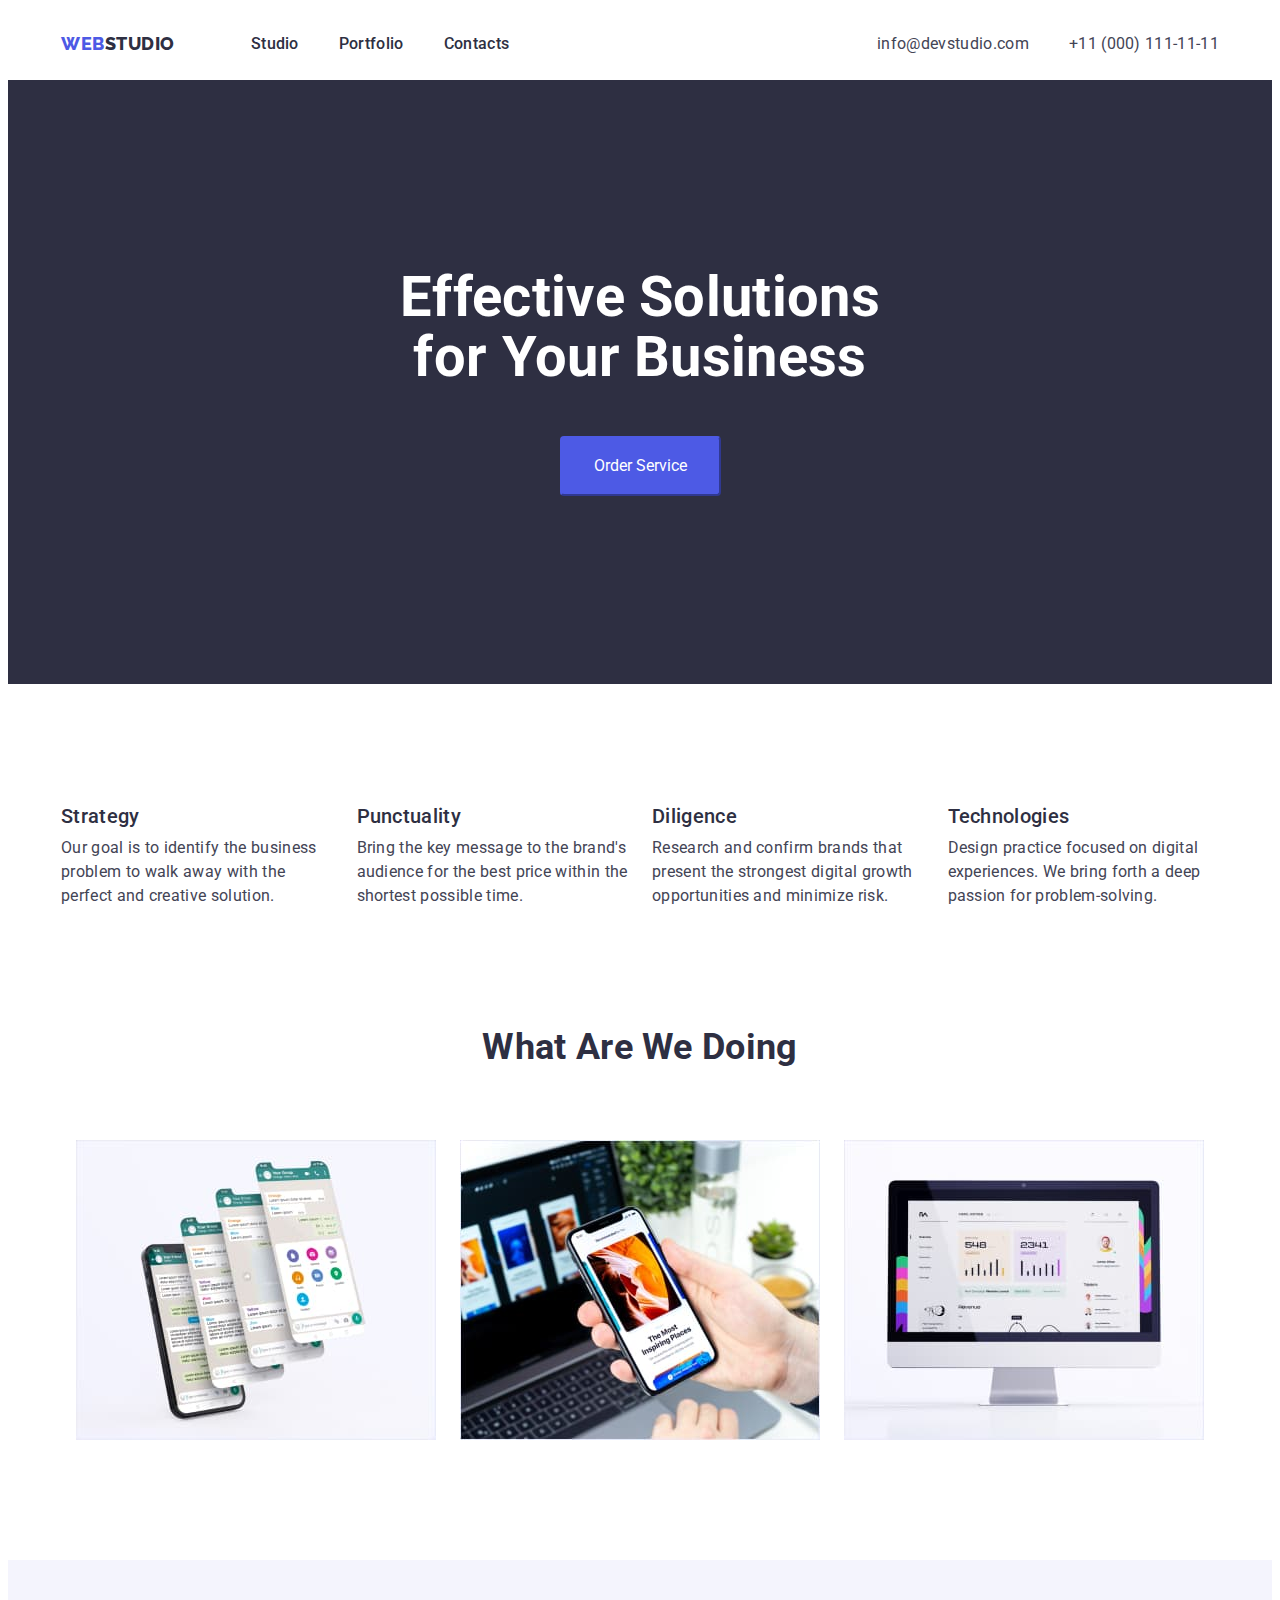
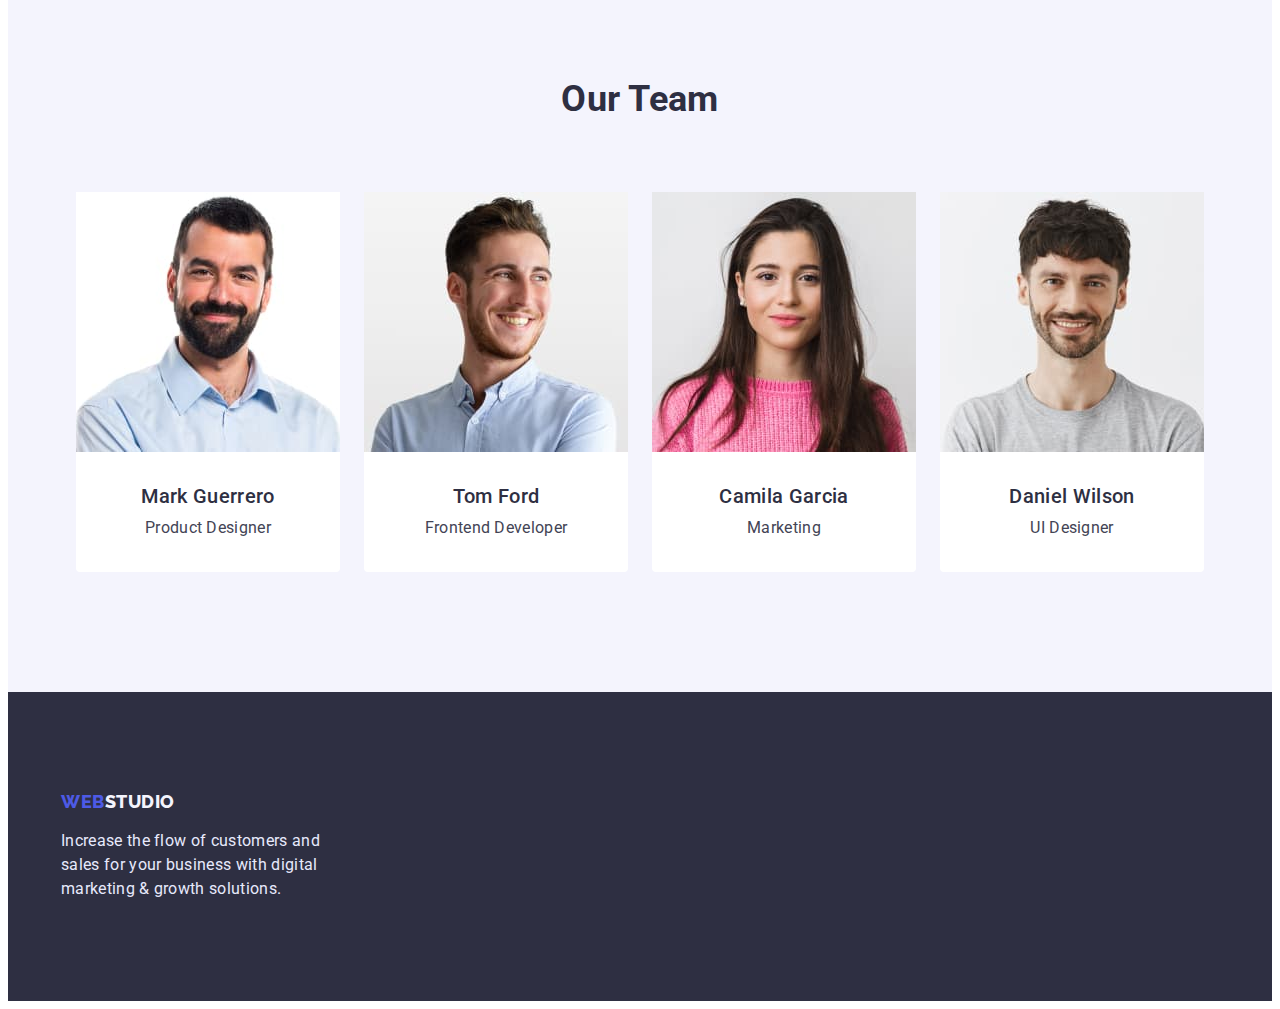
<file: index.html>
<!DOCTYPE html>
<html lang="en">

<head>
    <meta charset="UTF-8" />
    <meta http-equiv="X-UA-Compatible" content="IE=edge" />
    <meta name="viewport" content="width=device-width, initial-scale=1.0" />
    <link rel="preconnect" href="https://fonts.googleapis.com" />
    <link rel="preconnect" href="https://fonts.gstatic.com" crossorigin />
    <link href="https://fonts.googleapis.com/css2?family=Montserrat:wght@400;700&display=swap" rel="stylesheet" />
    <title>goit-markup-hw-03</title>
    <link rel="stylesheet"
    href="https://fonts.googleapis.com/css2?family=Raleway:wght@800&family=Roboto:wght@400;500;700;900&display=swap"
        rel="stylesheet">    
    <link href="https://cdnjs.cloudflare.com/ajax/libs/modern-normalize/1.0.0/modern-normalize.min.css" />
    <link rel="stylesheet" href="./css/styles.css" />
</head>

<body>
    <header class="header">
        <div class="container header-container">
            <nav class="header-nav">
                <a class="header-logo link" href="./index.html">
                    <span class="accent">Web</span>Studio
                </a>
                <ul class="header-list list">
                    <li class="header-item"><a href="./index.html" class="header-link link">Studio</a></li>
                    <li class="header-item"><a href="./portfolio.html" class="header-link link">Portfolio</a></li>
                    <li class="header-item"><a href="" class="header-link link">Contacts</a></li>
                </ul>
            </nav>

            <address>
                <ul class="address list">
                    <li><a href="mailto:info@devstudio.com" class="header-tel link">info@devstudio.com</a></li>
                    <li><a href="tel:+110001111111" class="header-tel link">+11 (000) 111-11-11</a></li>
                </ul>
            </address>
        </div>
    </header>

    <main>
        <section class="hero">
            <div class="container hero-content">
                <h1 class="hero-title">Effective Solutions<br />
                    for Your Business</h1>
                <button type="button" class="hero-btn">Order Service</button>
            </div>
        </section>

        <section class="category">
            <div class="container">
                <!-- <h2 class="category-title">Section-2</h2> -->
                <ul class="category-list list">
                    <li class="category-item">
                        <h3 class="category-suptext">Strategy</h3>
                        <p class="category-text">
                            Our goal is to identify the business problem to walk away with the
                            perfect and creative solution.
                        </p>
                    </li>
                    <li class="category-item">
                        <h3 class="category-suptext">Punctuality</h3>
                        <p class="category-text">
                            Bring the key message to the brand's audience for the best price
                            within the shortest possible time.
                        </p>
                    </li>
                    <li class="category-item">
                        <h3 class="category-suptext">Diligence</h3>
                        <p class="category-text">
                            Research and confirm brands that present the strongest digital
                            growth opportunities and minimize risk.
                        </p>
                    </li>
                    <li class="category-item">
                        <h3 class="category-suptext">Technologies</h3>
                        <p class="category-text">
                            Design practice focused on digital experiences. We bring forth a
                            deep passion for problem-solving.
                        </p>
                    </li>
                </ul>
            </div>
        </section>

        <section class="work  section">
            <div class="container">
                <h2 class="work-h">What are we doing</h2>
                <ul class="work-list list">
                    <li class="work-item">
                        <img src="./images/01.jpg" alt="gadgets" width="360" height="300" />
                    </li>
                    <li class="work-item">
                        <img src="./images/02.jpg" alt="gadgets" width="360" height="300" />
                    </li>
                    <li class="work-item">
                        <img src="./images/03.jpg" alt="gadgets" width="360" height="300" />
                    </li>
                </ul>
            </div>
        </section>

        <section class="section team">
            <div class="container">
                <h2 class="team-title">Our Team</h2>

                <ul class="team-list list">
                    <li class="team-item">
                        <img src="./images/04.jpg" alt="team" width="264" />
                        <div class="team-name">
                            <h3 class="team-suptext">Mark Guerrero</h3>
                            <p class="team-text">Product Designer</p>
                        </div>
                    </li>
                    <li class="team-item">
                        <img src="./images/05.jpg" alt="team" width="264" />
                        <div class="team-name">
                            <h3 class="team-suptext">Tom Ford</h3>
                            <p class="team-text">Frontend Developer</p>
                        </div>
                    </li>
                    <li class="team-item">
                        <img src="./images/06.jpg" alt="team" width="264" />
                        <div class="team-name">
                            <h3 class="team-suptext">Camila Garcia</h3>
                            <p class="team-text">Marketing</p>
                        </div>
                    </li>
                    <li class="team-item">
                        <img src="./images/07.jpg" alt="team" width="264" />
                        <div class="team-name">
                            <h3 class="team-suptext">Daniel Wilson</h3>
                            <p class="team-text">UI Designer</p>
                        </div>
                    </li>
                </ul>
            </div>
        </section>
    </main>

    <footer class="footer">
        <div class="container">
            <a class="footer-logo link" href="./index.html">
                <span class="footer-accent">Web</span>Studio</a>
            <p class="footer-text">
                Increase the flow of customers and sales for your business with digital
                marketing & growth solutions.
            </p>
        </div>
    </footer>
</body>

</html>
</file>
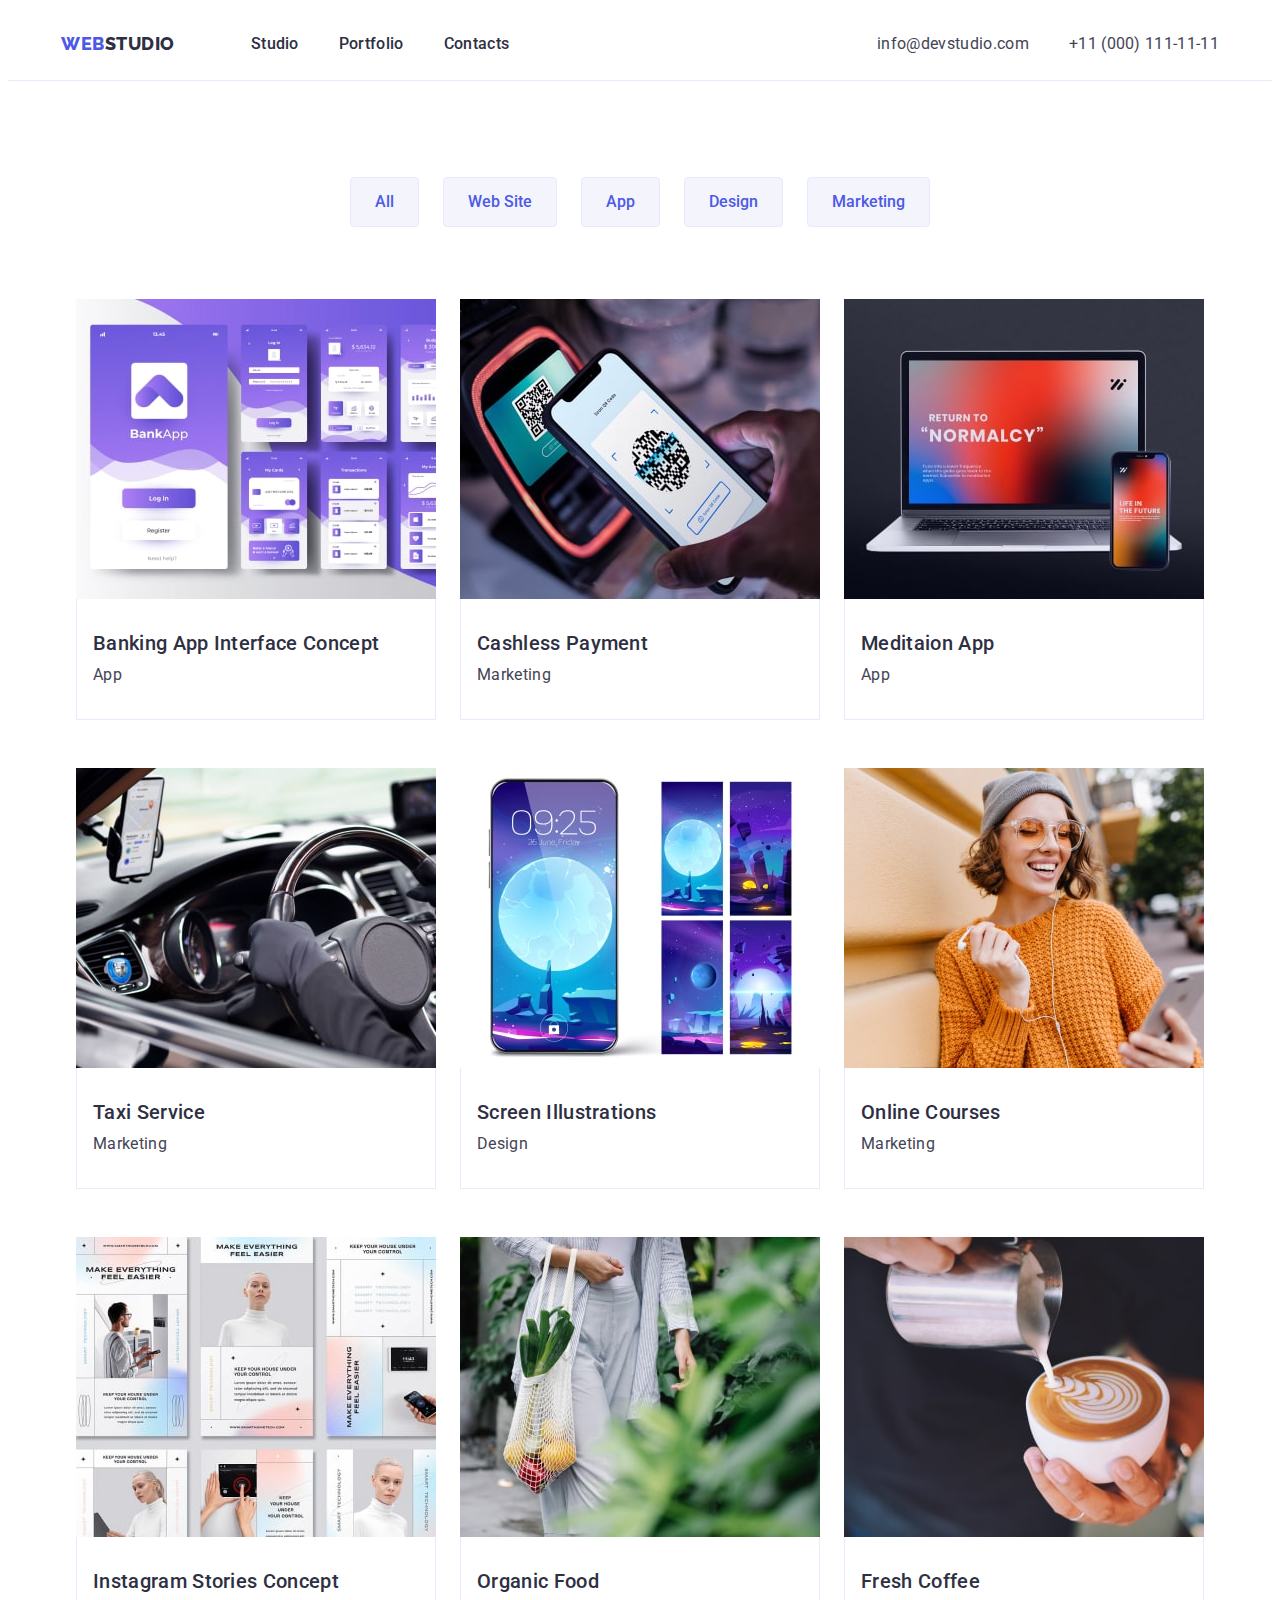
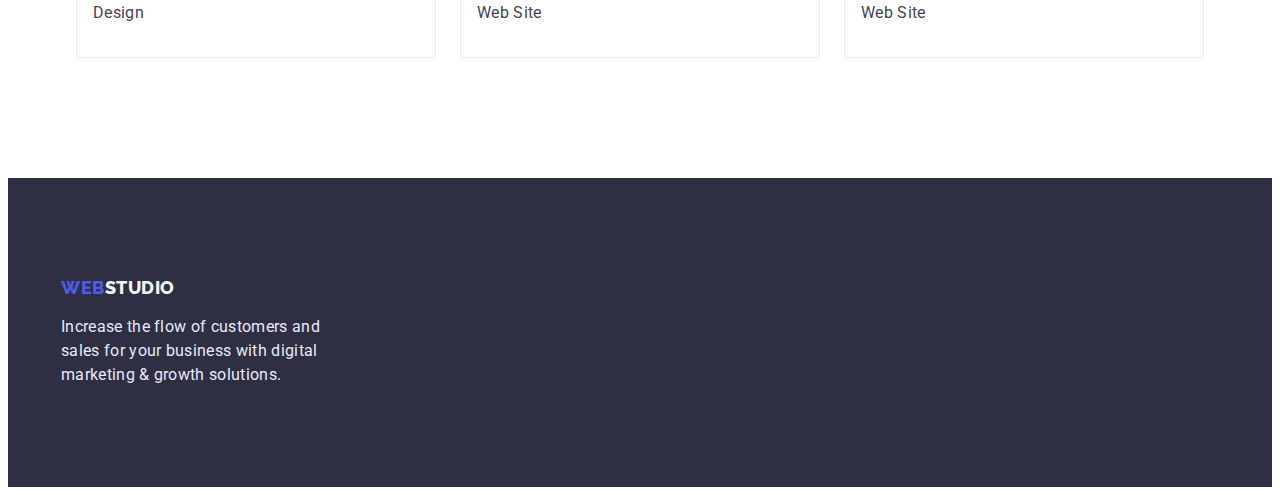
<file: portfolio.html>
<!DOCTYPE html>
<html lang="en">

<head>
    <meta charset="UTF-8" />
    <meta http-equiv="X-UA-Compatible" content="IE=edge" />
    <meta name="viewport" content="width=device-width, initial-scale=1.0" />
    <link rel="preconnect" href="https://fonts.googleapis.com" />
    <link rel="preconnect" href="https://fonts.gstatic.com" crossorigin />
    <link href="https://fonts.googleapis.com/css2?family=Montserrat:wght@400;700&display=swap" rel="stylesheet" />
    <title>goit-markup-hw-03</title>
    <link rel="preconnect" href="https://fonts.googleapis.com">
    <link rel="preconnect" href="https://fonts.gstatic.com" crossorigin>
    <link rel="stylesheet"
    href="https://fonts.googleapis.com/css2?family=Raleway:wght@800&family=Roboto:wght@400;500;700;900&display=swap"
        rel="stylesheet">    
    <link href="https://cdnjs.cloudflare.com/ajax/libs/modern-normalize/1.0.0/modern-normalize.min.css" />
    <link rel="stylesheet" href="./css/styles.css" />
</head>

<body>
    <div class="portfolio-heder">
        <header class="header">
            <div class="container header-container">
                <nav class="header-nav">
                    <a class="header-logo link" href="./index.html">
                        <span class="accent">Web</span>Studio
                    </a>
                    <ul class="header-list list">
                        <li class="header-item"><a href="./index.html" class="header-link link">Studio</a></li>
                        <li class="header-item"><a href="./portfolio.html" class="header-link link">Portfolio</a></li>
                        <li class="header-item"><a href="" class="header-link link">Contacts</a></li>
                    </ul>
                </nav>

                <address>
                    <ul class="address list">
                        <li><a href="mailto:info@devstudio.com" class="header-tel link">info@devstudio.com</a></li>
                        <li><a href="tel:+110001111111" class="header-tel link">+11 (000) 111-11-11</a></li>
                    </ul>
                </address>
            </div>
        </header>
    </div>

    <main>
        <div class="container">
            <section class="section section-portfolio">
                <ul class="second-btn list">
                    <li><button type="button" class="portfolio-btn">All</button></li>
                    <li><button type="button" class="portfolio-btn">Web Site</button></li>
                    <li><button type="button" class="portfolio-btn">App</button></li>
                    <li><button type="button" class="portfolio-btn">Design</button></li>
                    <li><button type="button" class="portfolio-btn">Marketing</button></li>
                </ul>

                <ul class="second-content list">
                    <li class="team-item">
                        <img src="./images/101.jpg" alt="gadgets" width="360" height="300" />
                        <div class="portfolio-content-text">
                            <h2 class="portfolio-team-suptext">Banking App Interface Concept</h2>
                            <p class="portfolio-team-text">App</p>
                        </div>
                    </li>
                    <li class="team-item"><img src="./images/102.jpg" alt="gadgets" width="360" height="300" />
                        <div class="portfolio-content-text">
                            <h2 class="portfolio-team-suptext">Cashless Payment</h2>
                            <p class="portfolio-team-text">Marketing</p>
                        </div>
                    </li>
                    <li class="team-item"><img src="./images/103.jpg" alt="gadgets" width="360" height="300" />
                        <div class="portfolio-content-text">
                            <h2 class="portfolio-team-suptext">Meditaion App</h2>
                            <p class="portfolio-team-text">App</p>
                        </div>
                    </li>
                    <li class="team-item"><img src="./images/104.jpg" alt="gadgets" width="360" height="300" />
                        <div class="portfolio-content-text">
                            <h2 class="portfolio-team-suptext">Taxi Service</h2>
                            <p class="portfolio-team-text">Marketing</p>
                        </div>
                    </li>
                    <li class="team-item"><img src="./images/105.jpg" alt="gadgets" width="360" height="300" />
                        <div class="portfolio-content-text">
                            <h2 class="portfolio-team-suptext">Screen Illustrations</h2>
                            <p class="portfolio-team-text">Design</p>
                        </div>
                    </li>
                    <li class="team-item"><img src="./images/106.jpg" alt="gadgets" width="360" height="300" />
                        <div class="portfolio-content-text">
                            <h2 class="portfolio-team-suptext">Online Courses</h2>
                            <p class="portfolio-team-text">Marketing</p>
                        </div>
                    </li>
                    <li class="team-item"><img src="./images/107.jpg" alt="gadgets" width="360" height="300" />
                        <div class="portfolio-content-text">
                            <h2 class="portfolio-team-suptext">Instagram Stories Concept</h2>
                            <p class="portfolio-team-text">Design</p>
                        </div>
                    </li>
                    <li class="team-item"><img src="./images/108.jpg" alt="gadgets" width="360" height="300" />
                        <div class="portfolio-content-text">
                            <h2 class="portfolio-team-suptext">Organic Food</h2>
                            <p class="portfolio-team-text">Web Site</p>
                        </div>
                    </li>
                    <li class="team-item"><img src="./images/109.jpg" alt="gadgets" width="360" height="300" />
                        <div class="portfolio-content-text">
                            <h2 class="portfolio-team-suptext">Fresh Coffee</h2>
                            <p class="portfolio-team-text">Web Site</p>
                        </div>
                    </li>
                </ul>
            </section>
        </div>
    </main>

    <footer class="footer">
        <div class="container">
            <a class="footer-logo link" href="./index.html">
                <span class="footer-accent">Web</span>Studio
            </a>
            <p class="footer-text">
                Increase the flow of customers and sales for your business with digital
                marketing & growth solutions.
            </p>
        </div>
    </footer>
</body>

</html>
</file>
<file: css/styles.css>
:root {
    --main-color: #2e2f42;
    --second-color: #434455;
    --background-color: #ffffff;
    --background-btn: #f4f4fd;
    --hover-btn-color: #404bbf;
    --hover-color: #4d5ae5;
    --footer-text: #e7e9fc;
    --border-portfolio-btn: #E7E9FC;
}

body {
    background: var(--background-color);
    color: var(--main-color);
    font-family: 'Roboto', sans-serif;
    letter-spacing: 0.02em;
    /* width: 1440px; */
}

h1,
h2,
h3,
h4,
h5,
h6,
p {
    margin: 0;
}

ul {
    margin: 0;
    padding-left: 0;
}

button {
    cursor: pointer;
}

img {
    display: block;
}

.list {
    list-style: none;
}

.link {
    text-decoration: none;

}

.container {
    width: 1158px;
    /* justify-content: center; */
    padding: 0 15px;
    margin: 0 auto;
    /* outline: 2px solid red; */
}

/* -------------------header -------------- */

.header-container {
    display: flex;
    align-items: center;
}

.portfolio-heder {
    border-bottom: 1px solid var(--border-portfolio-btn);
}

.header {
    padding-top: 24px;
    padding-bottom: 24px;
}


.header-list {
    display: flex;
    gap: 40px
}

.header-nav {
    display: flex;
    align-items: center;
    margin-right: auto;
}

.header-logo {
    font-family: 'Raleway', sans-serif;
    font-weight: 800;
    font-size: 18px;
    line-height: 1.33;
    align-items: center;
    letter-spacing: 0.03em;
    text-transform: uppercase;
    color: var(--main-color);
    margin-right: 76px;
}

.accent {
    color: var(--hover-color);
}

.header-item {}

.header-link {
    font-weight: 500;
    font-size: 16px;
    line-height: 1.5;
    color: var(--main-color);
}

.header-link:hover,
.header-link:focus {
    color: var(--hover-color);
}

.address {
    display: flex;
    gap: 40px;
    align-items: center;
}

.header-tel {
    font-style: normal;
    color: var(--second-color);
    line-height: 1.5;
    font-size: 16px;
    list-style: none;
}

.header-tel:hover,
.header-tel:focus {
    color: var(--hover-color);
}

/*----------------------- hero ------------------------*/

.hero {
    background: var(--main-color);
    padding-top: 188px;
    padding-bottom: 188px;
    /* align-items: center; */
}

.hero-content {
    justify-items: center;
}

.hero-title {
    font-weight: 700;
    font-size: 56px;
    line-height: 1.07;
    text-align: center;
    color: var(--background-color);
    margin: 0 auto;
    max-width: 511px;
}

.hero-btn {
    cursor: pointer;
    font-family: 'Roboto', sans-serif;
    line-height: 1.5;
    font-size: 16px;
    padding: 16px 32px;
    background: var(--hover-color);
    color: var(--background-color);
    margin-top: 48px;
    margin-left: auto;
    margin-right: auto;
    border-radius: 4px;
    display: flex;
    border-color: var(--hover-color);
    /* box-shadow: 0px 4px 4px rgba(0, 0, 0, 0.15); */
}

.portfolio-btn {
    cursor: pointer;
    font-family: 'Roboto', sans-serif;
    line-height: 1.5;
    font-size: 16px;
    padding: 12px 24px;
    font-weight: 500;
    color: var(--hover-color);
    background: var(--background-btn);
    border-radius: 4px;
    border: 1px solid var(--border-portfolio-btn)
}

.portfolio-btn:hover,
.portfolio-btn:focus {
    color: var(--background-color);
    background-color: var(--hover-btn-color);
    box-shadow: 0px 3px 1px rgba(0, 0, 0, 0.1), 
    0px 2px 1px rgba(0, 0, 0, 0.08), 
    0px 2px 2px rgba(0, 0, 0, 0.12);
}

.hero-btn:hover,
.hero-btn:focus {
    background-color: var(--hover-btn-color);
}

.category {
    padding-top: 120px;
}

/* .category-title {
    font-weight: 700;
    font-size: 36px;
    line-height: 1.11;
    text-align: center;
    text-transform: capitalize;
    margin-bottom: 72px;
} */

.category-list {
    display: flex;
    gap: 24px;
}

.category-item {
    flex-basis: calc((100% - 3 * 24px) / 4);
}

.category-suptext {
    font-weight: 500;
    font-size: 20px;
    line-height: 1.2;
}

.category-text {
    color: var(--second-color);
    line-height: 1.5;
    margin-top: 8px;
    /* font-size: 16px; */

}

.work {
    padding-top: 120px;
    padding-bottom: 120px;
}

.work-h {
    font-size: 36px;
    line-height: 1.11;
    text-align: center;
    text-transform: capitalize;
    margin-bottom: 72px;
}

.work-list {
    display: flex;
    gap: 24px;
    justify-content: center;
}

.work-item {}

.team {
    background: var(--background-btn);
    padding-top: 120px;
    padding-bottom: 120px;
}

.team-title {
    font-size: 36px;
    line-height: 1.11;
    text-align: center;
    text-transform: capitalize;
    margin-bottom: 72px;
}

.team-name {
    padding-top: 32px;
    padding-bottom: 32px;
    background-color: var(--background-color);
    border-radius: 0px 0px 4px 4px;
}

.team-list {
    display: flex;
    justify-content: center;
    gap: 24px;
}

.team-item {
}

.second-content {
    display: flex;
    flex-wrap: wrap;
    column-gap: 24px;
    row-gap: 48px;
    justify-content: center;
}

.portfolio-content-text {
    padding-top: 32px;
    padding-bottom: 32px;
    border: 1px solid var(--footer-text);
    border-top: none;
}

.team-suptext {
    font-weight: 500;
    font-size: 20px;
    line-height: 1.2;
    text-align: center;
}

.team-text {
    text-align: center;
    font-size: 16px;
    line-height: 1.5;
    color: var(--second-color);
    margin-top: 8px;
}

.portfolio-team-suptext {
    font-weight: 500;
    font-size: 20px;
    line-height: 1.2;
    margin-left: 16px;
}

.portfolio-team-text {
    font-size: 16px;
    line-height: 1.5;
    color: var(--second-color);
    margin-top: 8px;
    margin-left: 16px;
}

/*------------------------- footer -----------------------------*/

.footer-logo {
    font-family: 'Raleway', sans-serif;
    font-weight: 800;
    font-size: 18px;
    line-height: 1.16;
    letter-spacing: 0.03em;
    text-transform: uppercase;
    color: var(--background-btn);
}

.footer {
    background: var(--main-color);
    padding-top: 100px;
    padding-bottom: 100px;
    display: flex;
}

.footer-accent {
    color: var(--hover-color);
}

.footer-text {
    color: var(--footer-text);
    line-height: 1.5;
    margin-top: 16px;
    max-width: 264px;
}

.section {}


/*----------------- PORTFOLIO -------------- */

.section-portfolio {
    padding-bottom: 120px;
    padding-top: 96px;
}

.second-btn {
    margin-bottom: 72px;
    justify-content: center;
    display: flex;
    gap: 24px;
}
</file>
